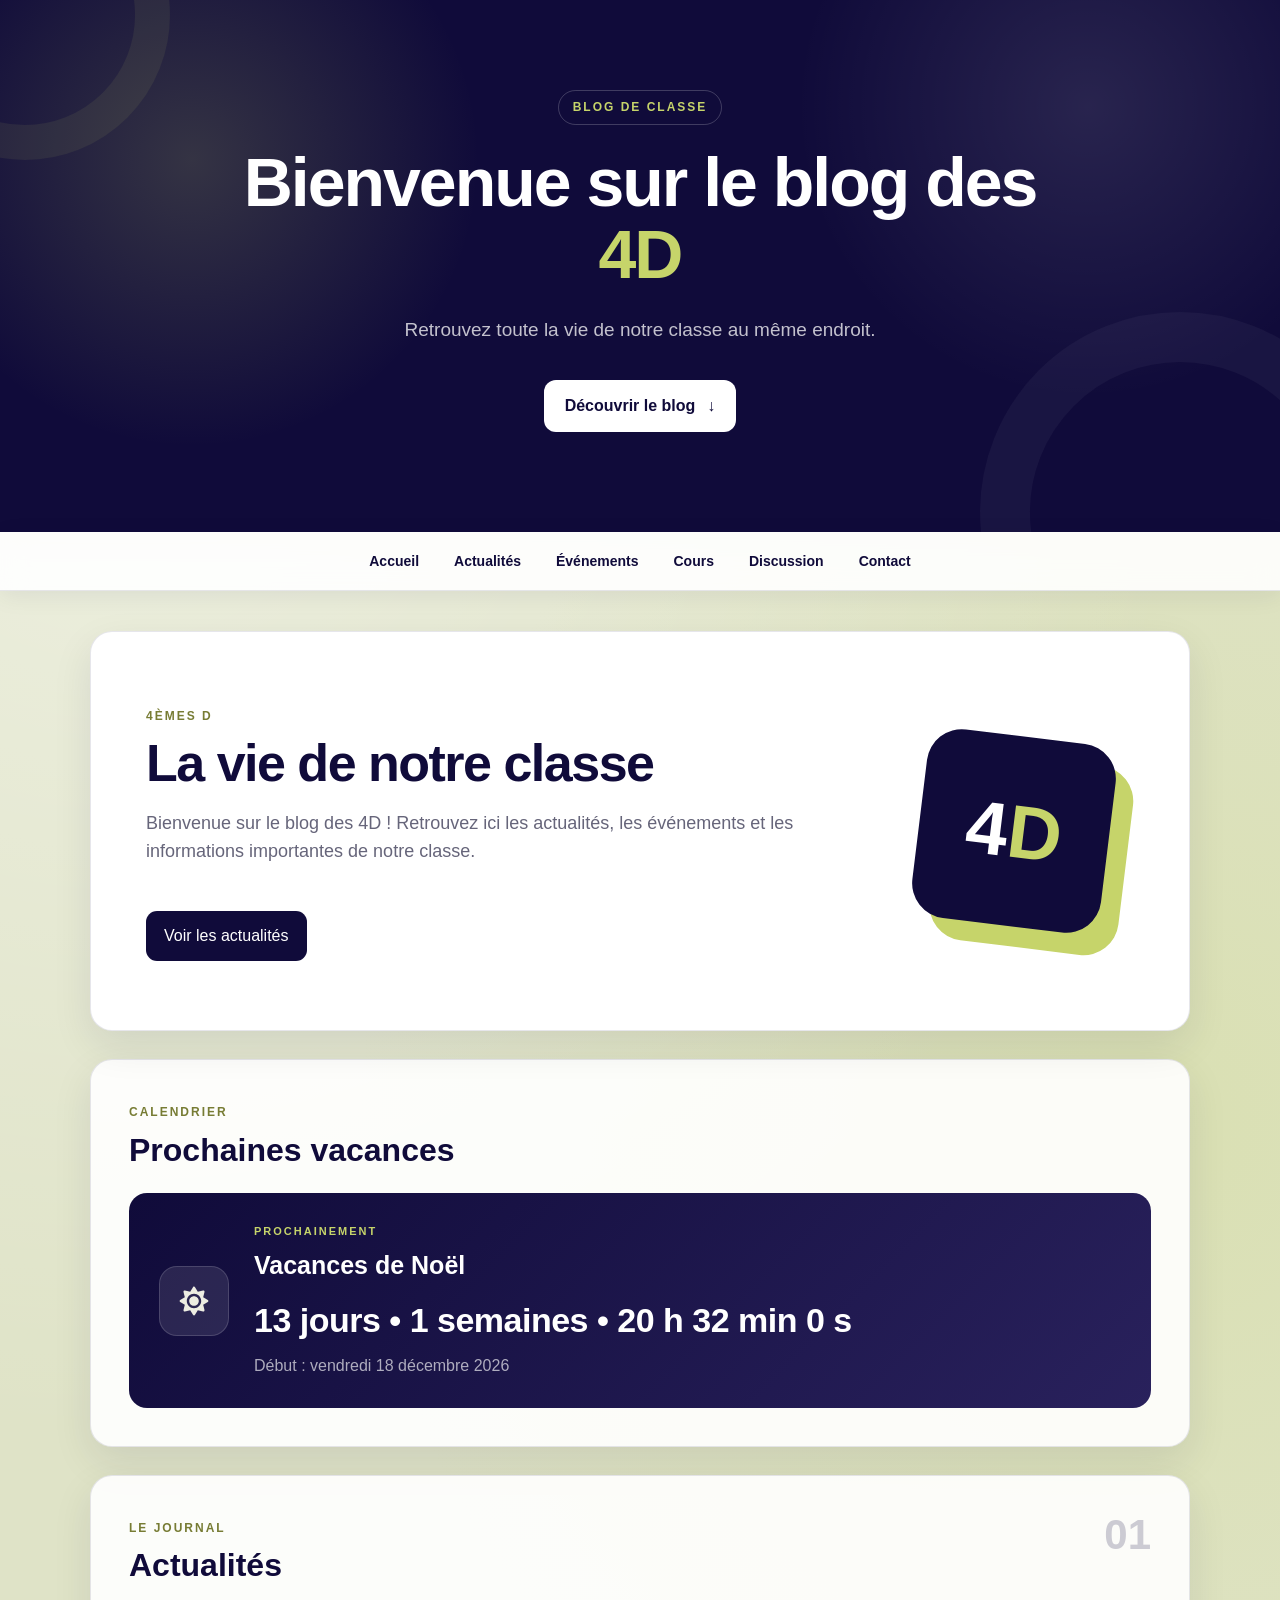
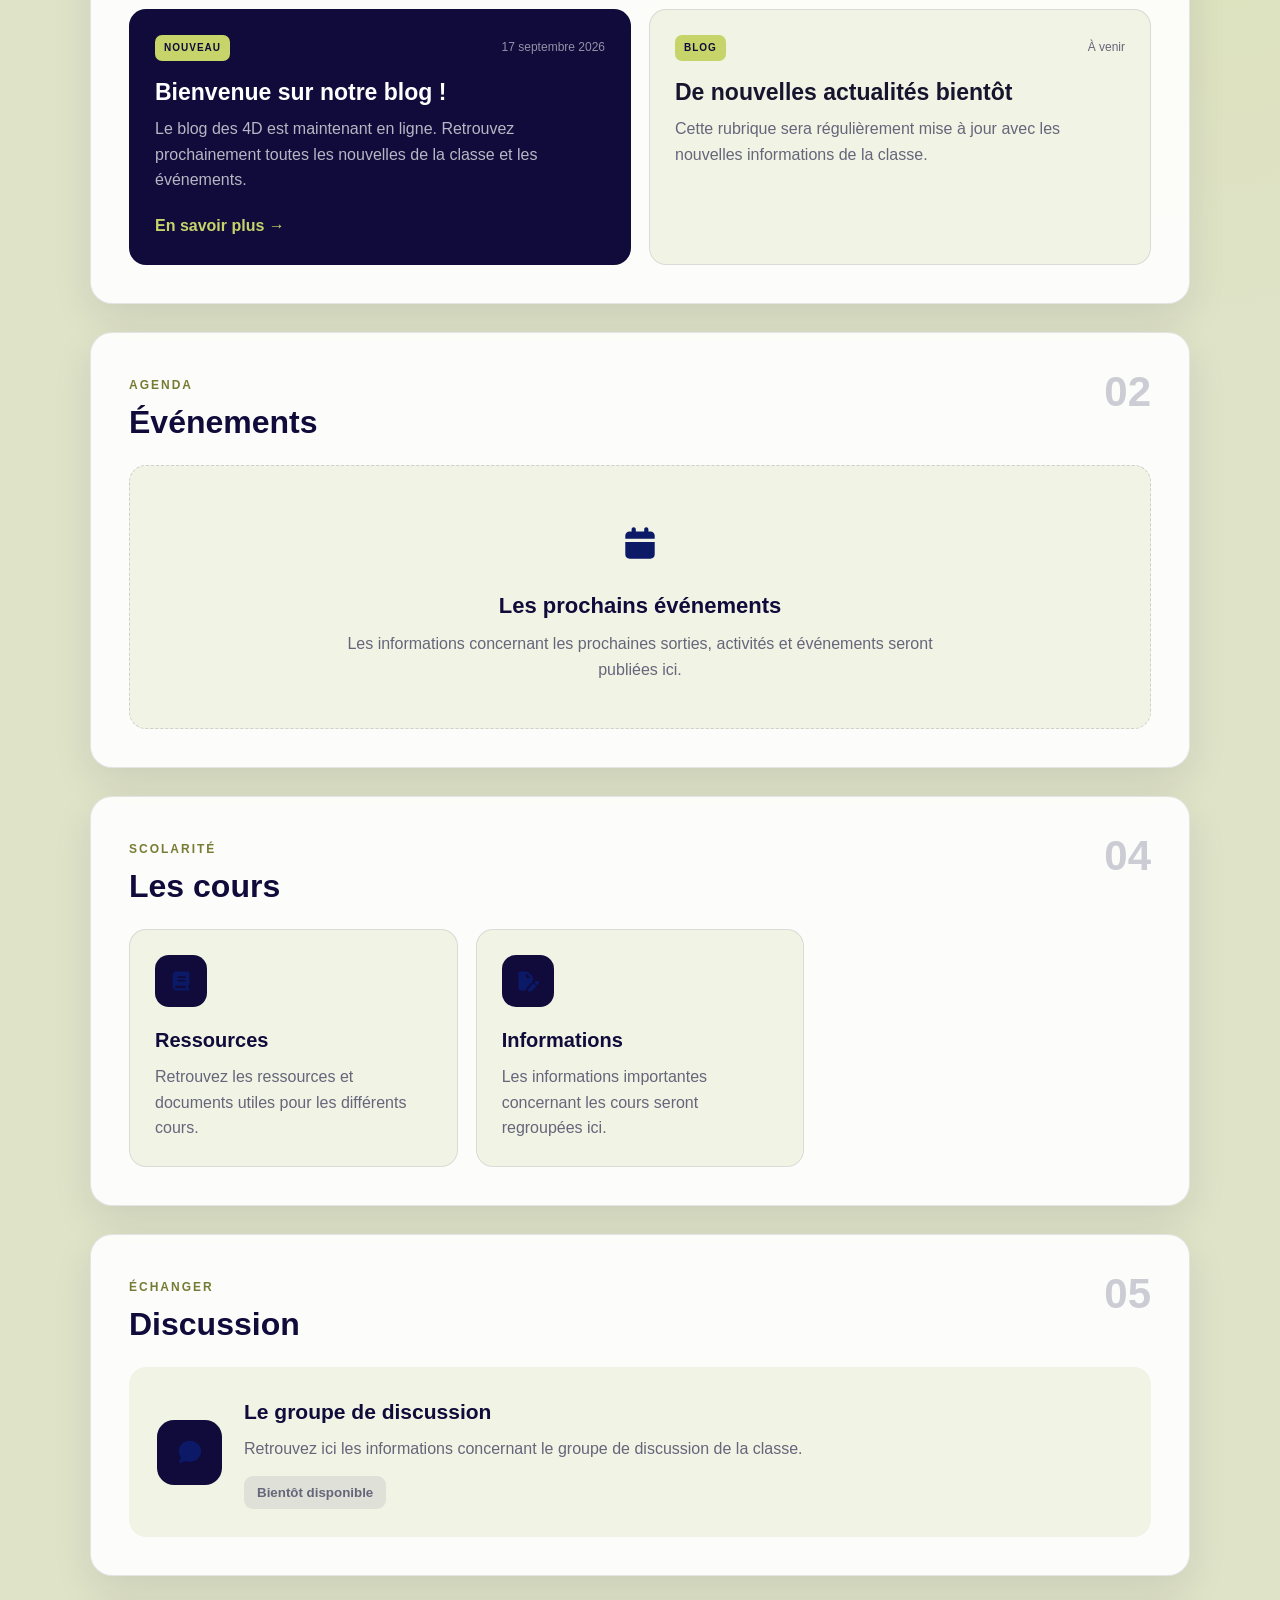
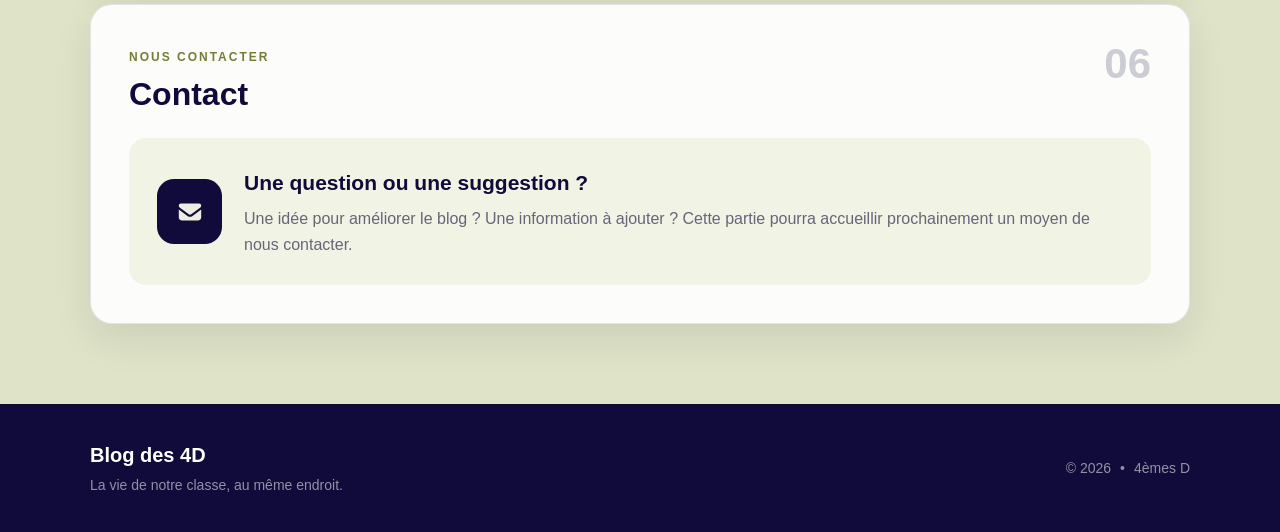
<file: index copy.html>
<!DOCTYPE html>
<html lang="fr">
<head>
    <meta charset="UTF-8">
    <meta name="viewport" content="width=device-width, initial-scale=1.0">

    <meta name="description" content="Le blog de la classe des 4èmes D : actualités, événements et cours.">

    <title>Blog des 4èmes D</title>

    <link rel="stylesheet" href="style.css">
    <script src="script.js" defer></script>
</head>

<body>

    <header class="site-header">
        <div class="header-content">
            <div class="badge">BLOG DE CLASSE</div>

            <h1>Bienvenue sur le blog des <span>4D</span></h1>

            <p>
                Retrouvez toute la vie de notre classe au même endroit.
            </p>

            <a href="#actualites" class="header-button">
                Découvrir le blog
                <span>↓</span>
            </a>
        </div>
    </header>

    <nav class="navbar" aria-label="Navigation principale">
        <div class="nav-container">

            <a href="#accueil" class="nav-link active">
                Accueil
            </a>

            <a href="#actualites" class="nav-link">
                Actualités
            </a>

            <a href="#evenements" class="nav-link">
                Événements
            </a>

            <a href="#cours" class="nav-link">
                Cours
            </a>

            <a href="#discussion" class="nav-link">
                Discussion
            </a>

            <a href="#contact" class="nav-link">
                Contact
            </a>

        </div>
    </nav>

    <main>

        <!-- ACCUEIL -->
        <section id="accueil" class="hero-section">

            <div class="hero-text">

                <span class="section-label">4ÈMES D</span>

                <h2>La vie de notre classe</h2>

                <p>
                    Bienvenue sur le blog des 4D !
                    Retrouvez ici les actualités, les événements
                    et les informations importantes
                    de notre classe.
                </p>

                <div class="hero-buttons">
                    <a href="#actualites" class="primary-button">
                        Voir les actualités
                    </a>
                </div>

            </div>

            <div class="hero-decoration" aria-hidden="true">
                <div class="decoration-card">
                    <span>4</span>
                    <strong>D</strong>
                </div>
            </div>

        </section>


        <!-- VACANCES -->
        <section id="vacances" class="section-card">

            <div class="section-heading">
                <div>
                    <span class="section-label">CALENDRIER</span>
                    <h2>Prochaines vacances</h2>
                </div>
            </div>

            <div class="vacances-card">

                <div class="vacances-icon" aria-hidden="true">
                    <img src="img/sun.svg" class="emoji-svg" alt="" aria-hidden="true">
                </div>

                <div class="vacances-content">

                    <span class="small-label">PROCHAINEMENT</span>

                    <h3 id="nom-vacances">
                        Chargement...
                    </h3>

                    <div id="compteur" class="countdown">
                        Chargement...
                    </div>

                    <p id="date-vacances" class="vacances-date"></p>

                </div>

            </div>

        </section>


        <!-- ACTUALITÉS -->
        <section id="actualites" class="section-card">

            <div class="section-heading">
                <div>
                    <span class="section-label">LE JOURNAL</span>
                    <h2>Actualités</h2>
                </div>

                <span class="section-number">01</span>
            </div>

            <div class="article-grid">

                <article class="article-card featured">

                    <div class="article-top">
                        <span class="article-tag">NOUVEAU</span>
                        <span class="article-date">17 septembre 2026</span>
                    </div>

                    <h3>Bienvenue sur notre blog !</h3>

                    <p>
                        Le blog des 4D est maintenant en ligne.
                        Retrouvez prochainement toutes les nouvelles
                        de la classe et les événements.
                    </p>

                    <a href="#contact" class="article-link">
                        En savoir plus →
                    </a>

                </article>

                <article class="article-card">

                    <div class="article-top">
                        <span class="article-tag">BLOG</span>
                        <span class="article-date">À venir</span>
                    </div>

                    <h3>De nouvelles actualités bientôt</h3>

                    <p>
                        Cette rubrique sera régulièrement mise à jour
                        avec les nouvelles informations de la classe.
                    </p>

                </article>

            </div>

        </section>


        <!-- ÉVÉNEMENTS -->
        <section id="evenements" class="section-card">

            <div class="section-heading">
                <div>
                    <span class="section-label">AGENDA</span>
                    <h2>Événements</h2>
                </div>

                <span class="section-number">02</span>
            </div>

            <div class="empty-state">

                <div class="empty-icon" aria-hidden="true">
                    <img src="img/calendar.svg" class="emoji-svg" alt="" aria-hidden="true">
                </div>

                <h3>Les prochains événements</h3>

                <p>
                    Les informations concernant les prochaines
                    sorties, activités et événements seront publiées ici.
                </p>

            </div>

        </section>

        <!-- COURS -->
        <section id="cours" class="section-card">

            <div class="section-heading">
                <div>
                    <span class="section-label">SCOLARITÉ</span>
                    <h2>Les cours</h2>
                </div>

                <span class="section-number">04</span>
            </div>

            <div class="cards-grid">

                <article class="info-card">
                    <div class="info-icon"><img src="img/books.svg" class="emoji-svg" alt="" aria-hidden="true"></div>
                    <h3>Ressources</h3>
                    <p>
                        Retrouvez les ressources et documents
                        utiles pour les différents cours.
                    </p>
                </article>

                <article class="info-card">
                    <div class="info-icon"><img src="img/note.svg" class="emoji-svg" alt="" aria-hidden="true"></div>
                    <h3>Informations</h3>
                    <p>
                        Les informations importantes concernant
                        les cours seront regroupées ici.
                    </p>
                </article>

            </div>

        </section>


        <!-- DISCUSSION -->
        <section id="discussion" class="section-card">

            <div class="section-heading">
                <div>
                    <span class="section-label">ÉCHANGER</span>
                    <h2>Discussion</h2>
                </div>

                <span class="section-number">05</span>
            </div>

            <div class="discussion-card">

                <div class="discussion-icon">
                    <img src="img/chat.svg" class="emoji-svg" alt="" aria-hidden="true">
                </div>

                <div>
                    <h3>Le groupe de discussion</h3>

                    <p>
                        Retrouvez ici les informations concernant
                        le groupe de discussion de la classe.
                    </p>

                    <button class="disabled-button" type="button" disabled>
                        Bientôt disponible
                    </button>
                </div>

            </div>

        </section>


        <!-- CONTACT -->
        <section id="contact" class="section-card">

            <div class="section-heading">
                <div>
                    <span class="section-label">NOUS CONTACTER</span>
                    <h2>Contact</h2>
                </div>

                <span class="section-number">06</span>
            </div>

            <div class="contact-card">

                <div class="contact-icon">
                    <img src="img/mail.svg" class="emoji-svg" alt="" aria-hidden="true">
                </div>

                <div>
                    <h3>Une question ou une suggestion ?</h3>

                    <p>
                        Une idée pour améliorer le blog ?
                        Une information à ajouter ?
                        Cette partie pourra accueillir prochainement
                        un moyen de nous contacter.
                    </p>
                </div>

            </div>

        </section>

    </main>


    <footer>

        <div class="footer-content">

            <div>
                <strong>Blog des 4D</strong>
                <p>
                    La vie de notre classe, au même endroit.
                </p>
            </div>

            <div class="footer-right">
                <span>© 2026</span>
                <span>•</span>
                <span>4èmes D</span>
            </div>

        </div>

    </footer>


    <button
        id="back-to-top"
        class="back-to-top"
        type="button"
        aria-label="Retour en haut"
    >
        ↑
    </button>

</body>
</html>
</file>
<file: style.css>
* {
    box-sizing: border-box;
    margin: 0;
    padding: 0;
}

:root {
    --background: #dfe3c7;
    --surface: #ffffff;
    --surface-soft: #f1f3e5;
    --primary: #100b3a;
    --primary-light: #29215c;
    --accent: #c6d46a;
    --text: #17142e;
    --muted: #66657a;
    --border: rgba(16, 11, 58, 0.10);
    --shadow: 0 15px 40px rgba(16, 11, 58, 0.09);
    --radius: 22px;
    --ok: #1bce1e;
    --ok-dark: #159c18;
    --ok-bg: #e5f4e8;
    --ok-text: #28733c;
    --bad: #9f2638;
    --bad-bg: #f8e6e9;
}

html { scroll-behavior: smooth; scroll-padding-top: 90px; }
body { background: radial-gradient(circle at 10% 10%, rgba(255,255,255,.45), transparent 30%), radial-gradient(circle at 90% 30%, rgba(198,212,106,.22), transparent 28%), var(--background); color: var(--text); font-family: Arial, Helvetica, sans-serif; line-height: 1.6; }
a { color: inherit; }
.site-header { position: relative; overflow: hidden; background: radial-gradient(circle at 15% 30%, rgba(198,212,106,.20), transparent 25%), radial-gradient(circle at 85% 20%, rgba(255,255,255,.10), transparent 25%), var(--primary); color: white; padding: 90px 20px 100px; }
.site-header::before,.site-header::after { content:""; position:absolute; border-radius:50%; pointer-events:none; }
.site-header::before { width:300px;height:300px;right:-100px;bottom:-180px;border:50px solid rgba(255,255,255,.04); }
.site-header::after { width:220px;height:220px;left:-120px;top:-130px;border:35px solid rgba(198,212,106,.08); }
.header-content { position:relative;z-index:1;max-width:1050px;margin:auto;text-align:center; }
.badge { display:inline-block;padding:7px 14px;margin-bottom:22px;border:1px solid rgba(255,255,255,.20);border-radius:999px;color:var(--accent);font-size:12px;font-weight:800;letter-spacing:2px; }
.site-header h1 { max-width:850px;margin:auto;font-size:clamp(38px,6vw,68px);line-height:1.05;letter-spacing:-2px; }
.site-header h1 span { color:var(--accent); }
.site-header p { max-width:650px;margin:25px auto 35px;color:rgba(255,255,255,.75);font-size:19px; }
.header-button { display:inline-flex;align-items:center;gap:12px;padding:13px 21px;background:white;color:var(--primary);border-radius:12px;text-decoration:none;font-weight:800;transition:transform .25s ease,box-shadow .25s ease; }
.header-button:hover { transform:translateY(-3px);box-shadow:0 10px 25px rgba(0,0,0,.20); }
.navbar { position:sticky;top:0;z-index:100;background:rgba(255,255,255,.90);backdrop-filter:blur(15px);border-bottom:1px solid var(--border);box-shadow:0 5px 25px rgba(16,11,58,.07); }
.nav-container { max-width:1200px;margin:auto;display:flex;justify-content:center;align-items:center;gap:5px;padding:9px 15px;overflow-x:auto; }
.nav-link { flex-shrink:0;padding:9px 15px;border-radius:10px;color:var(--primary);text-decoration:none;font-size:14px;font-weight:700;transition:background .2s ease,color .2s ease,transform .2s ease; }
.nav-link:hover { background:var(--surface-soft);transform:translateY(-1px); }
.nav-link.active { background:var(--primary);color:white; }
main { width:min(1100px,calc(100% - 32px));margin:40px auto 80px; }
section { scroll-margin-top:90px; }
.hero-section { position:relative;overflow:hidden;display:flex;align-items:center;justify-content:space-between;gap:50px;min-height:400px;margin-bottom:28px;padding:55px;background:var(--surface);border:1px solid var(--border);border-radius:var(--radius);box-shadow:var(--shadow); }
.hero-text { max-width:680px; }
.section-label { display:inline-block;margin-bottom:10px;color:#777c34;font-size:12px;font-weight:900;letter-spacing:2px; }
.hero-text h2 { margin-bottom:18px;color:var(--primary);font-size:clamp(34px,5vw,52px);line-height:1.05;letter-spacing:-1.5px; }
.hero-text p { max-width:650px;color:var(--muted);font-size:18px; }
.hero-buttons { display:flex;flex-wrap:wrap;gap:12px;margin-top:30px; }
.primary-button,.secondary-button { display:inline-block;padding:12px 18px;border-radius:11px;text-decoration:none;font-weight:800;transition:transform .2s ease,box-shadow .2s ease;border:0;cursor:pointer;font:inherit; }
.primary-button { background:var(--primary);color:white;margin-top:15px }
.secondary-button { background:var(--surface-soft);color:var(--primary); }
.primary-button:hover,.secondary-button:hover { transform:translateY(-2px); }
.primary-button:hover { box-shadow:0 8px 20px rgba(16,11,58,.20); }
.hero-decoration { display:flex;align-items:center;justify-content:center;width:240px;min-width:240px;height:240px; }
.decoration-card { width:190px;height:190px;display:flex;align-items:center;justify-content:center;transform:rotate(7deg);background:var(--primary);color:white;border-radius:35px;box-shadow:20px 20px 0 var(--accent); }
.decoration-card span,.decoration-card strong { font-size:75px;font-weight:900; }.decoration-card strong{color:var(--accent);}
.section-card { margin-bottom:28px;padding:38px;background:rgba(255,255,255,.90);border:1px solid var(--border);border-radius:var(--radius);box-shadow:var(--shadow); }
.section-heading { display:flex;align-items:flex-start;justify-content:space-between;margin-bottom:25px; }.section-heading h2{color:var(--primary);font-size:32px;line-height:1.1}.section-number{color:rgba(16,11,58,.20);font-size:42px;font-weight:900;line-height:1;}
.vacances-card{display:flex;align-items:center;gap:25px;padding:30px;background:linear-gradient(135deg,var(--primary),var(--primary-light));color:white;border-radius:18px}.vacances-icon{display:flex;align-items:center;justify-content:center;width:70px;height:70px;min-width:70px;background:rgba(255,255,255,.10);border:1px solid rgba(255,255,255,.15);border-radius:18px;font-size:32px}.small-label{display:block;margin-bottom:5px;color:var(--accent);font-size:11px;font-weight:900;letter-spacing:2px}.vacances-content h3{margin-bottom:8px;font-size:25px}.countdown{font-size:clamp(22px,4vw,34px);font-weight:900;letter-spacing:-.5px}.vacances-date{margin-top:5px;color:rgba(255,255,255,.65)}
.article-grid{display:grid;grid-template-columns:repeat(2,1fr);gap:18px}.article-card{padding:25px;background:var(--surface-soft);border:1px solid var(--border);border-radius:17px;transition:transform .25s ease,box-shadow .25s ease}.article-card:hover{transform:translateY(-4px);box-shadow:0 12px 30px rgba(16,11,58,.10)}.article-card.featured{background:var(--primary);color:white}.article-top{display:flex;align-items:center;justify-content:space-between;gap:10px;margin-bottom:18px}.article-tag{padding:5px 9px;background:var(--accent);color:var(--primary);border-radius:7px;font-size:10px;font-weight:900;letter-spacing:1px}.article-date{color:var(--muted);font-size:12px}.featured .article-date{color:rgba(255,255,255,.55)}.article-card h3{margin-bottom:10px;font-size:23px;line-height:1.2}.article-card p{color:var(--muted)}.featured p{color:rgba(255,255,255,.70)}.article-link{display:inline-block;margin-top:20px;color:var(--accent);text-decoration:none;font-weight:800}
.empty-state{padding:45px 25px;text-align:center;background:var(--surface-soft);border:1px dashed rgba(16,11,58,.15);border-radius:17px}.empty-icon{margin-bottom:10px;font-size:42px}.empty-state h3{margin-bottom:8px;color:var(--primary);font-size:22px}.empty-state p{max-width:600px;margin:auto;color:var(--muted)}
.cards-grid{display:grid;grid-template-columns:repeat(3,1fr);gap:18px}.info-card{padding:25px;background:var(--surface-soft);border:1px solid var(--border);border-radius:17px;transition:transform .25s ease,box-shadow .25s ease}.info-card:hover{transform:translateY(-4px);box-shadow:0 12px 30px rgba(16,11,58,.10)}.info-icon{display:flex;align-items:center;justify-content:center;width:52px;height:52px;margin-bottom:17px;background:var(--primary);color:white;border-radius:14px;font-size:24px}.info-card h3{margin-bottom:8px;color:var(--primary);font-size:20px}.info-card p{color:var(--muted)}
.discussion-card,.contact-card{display:flex;align-items:center;gap:22px;padding:28px;background:var(--surface-soft);border-radius:17px}.discussion-icon,.contact-icon{display:flex;align-items:center;justify-content:center;width:65px;height:65px;min-width:65px;background:var(--primary);color:white;border-radius:17px;font-size:28px}.discussion-card h3,.contact-card h3{margin-bottom:7px;color:var(--primary);font-size:21px}.discussion-card p,.contact-card p{color:var(--muted)}.disabled-button{margin-top:15px;padding:9px 13px;background:rgba(16,11,58,.08);color:var(--muted);border:0;border-radius:9px;font-weight:700}
.post-form{display:flex;flex-direction:column;gap:10px;margin-top:20px;padding:25px;background:var(--surface-soft);border:1px solid var(--border);border-radius:17px}.post-form h3{margin-bottom:8px;color:var(--primary);font-size:23px}.post-form label{color:var(--primary);font-size:14px;font-weight:800}.post-form input,.post-form textarea{width:100%;padding:13px 15px;background:white;color:var(--text);border:1px solid rgba(16,11,58,.15);border-radius:11px;font:inherit;outline:none;transition:border-color .2s ease,box-shadow .2s ease;}.post-form textarea{resize:vertical;min-height:130px}.post-form input:focus,.post-form textarea:focus{border-color:var(--primary);box-shadow:0 0 0 3px rgba(16,11,58,.08)}.post-form button{align-self:flex-start;margin-top:7px;padding:12px 18px;background:var(--primary);color:white;border:0;border-radius:11px;font:inherit;font-weight:800;cursor:pointer;transition:transform .2s ease,box-shadow .2s ease,opacity .2s ease}.post-form button:hover{transform:translateY(-2px);box-shadow:0 8px 20px rgba(16,11,58,.20)}.post-form button:disabled{opacity:.55;cursor:wait;transform:none;box-shadow:none}.post-author{margin-top:18px;padding-top:12px;border-top:1px solid var(--border);color:var(--muted);font-size:13px}.admin-actions{display:flex;flex-wrap:wrap;gap:9px;margin-top:16px}.admin-actions button{margin:0}.danger-button{display:inline-block;padding:12px 18px;border:0;border-radius:11px;background:var(--bad);color:white;font:inherit;font-weight:800;cursor:pointer;transition:transform .2s ease,box-shadow .2s ease,opacity .2s ease}.danger-button:hover{transform:translateY(-2px);box-shadow:0 8px 20px rgba(159,38,56,.22)}
footer{padding:35px 20px;background:var(--primary);color:white}.footer-content{max-width:1100px;margin:auto;display:flex;align-items:center;justify-content:space-between;gap:20px}.footer-content strong{font-size:20px}.footer-content p{margin-top:3px;color:rgba(255,255,255,.55);font-size:14px}.footer-right{display:flex;gap:9px;color:rgba(255,255,255,.55);font-size:14px}.back-to-top{position:fixed;right:22px;bottom:22px;z-index:50;width:48px;height:48px;background:var(--primary);color:white;border:0;border-radius:14px;font-size:22px;font-weight:bold;cursor:pointer;opacity:0;visibility:hidden;transform:translateY(15px);transition:opacity .25s ease,visibility .25s ease,transform .25s ease}.back-to-top.visible{opacity:1;visibility:visible;transform:translateY(0)}.back-to-top:hover{transform:translateY(-3px)}

/* En-tête — Mon compte */
.account-header {
    position: relative;
    overflow: hidden;
    margin: 0 0 35px;
    padding: 55px 20px 50px;
    text-align: center;
    background: radial-gradient(circle at 15% 30%, rgba(198,212,106,.18), transparent 25%), radial-gradient(circle at 85% 20%, rgba(255,255,255,.10), transparent 25%), var(--primary);
    color: white;
    box-shadow: 0 10px 30px rgba(16,11,58,.12);
}

.account-header::before,
.account-header::after {
    content: "";
    position: absolute;
    border-radius: 50%;
    pointer-events: none;
}

.account-header::before {
    width: 260px;
    height: 260px;
    right: -90px;
    bottom: -170px;
    border: 45px solid rgba(255,255,255,.04);
}

.account-header::after {
    width: 190px;
    height: 190px;
    left: -100px;
    top: -120px;
    border: 32px solid rgba(198,212,106,.08);
}

.account-header h1 {
    position: relative;
    z-index: 1;
    margin: 0;
    color: white;
    font-size: clamp(36px, 5vw, 52px);
    line-height: 1.05;
    letter-spacing: -1.5px;
}

.account-header p {
    position: relative;
    z-index: 1;
    margin: 14px auto 0;
    color: rgba(255,255,255,.72);
    font-size: 17px;
}

@media (max-width:800px){.article-grid,.cards-grid{grid-template-columns:1fr}.hero-section{padding:35px;flex-direction:column;align-items:flex-start}.hero-decoration{width:100%;min-width:0}.footer-content{flex-direction:column;align-items:flex-start}.section-card{padding:25px}.nav-container{justify-content:flex-start}}
@media (max-width:520px){.site-header{padding:65px 16px 75px}.site-header p{font-size:16px}main{width:calc(100% - 20px)}.article-top{align-items:flex-start;flex-direction:column}.post-form button,.admin-actions button{width:100%}.admin-actions{flex-direction:column}.account-header{padding:42px 16px 40px}.account-header p{font-size:15px}}

/* Cours */
.course-card{position:relative;cursor:pointer;padding:25px;background:var(--surface);border:1px solid var(--border);border-radius:17px;box-shadow:0 8px 25px rgba(16,11,58,.06);transition:transform .25s ease,box-shadow .25s ease}.course-card:hover{transform:translateY(-4px);box-shadow:0 14px 35px rgba(16,11,58,.13)}.course-card h3{margin:14px 0;color:var(--primary);font-size:22px}.course-content{line-height:1.7;white-space:normal}.course-image{display:block;width:100%;max-height:650px;object-fit:contain;border-radius:13px;background:var(--surface-soft);border:1px solid var(--border)}.course-image-link{position:relative;display:block;margin-top:18px}.course-image-count{position:absolute;right:12px;bottom:12px;padding:6px 10px;background:rgba(16,11,58,.82);color:white;border-radius:8px;font-size:12px;font-weight:800}.course-preview-item{min-width:0}.course-image-preview{display:grid;grid-template-columns:repeat(auto-fill,minmax(140px,1fr));gap:10px;margin-top:5px}.course-image-preview .course-image{height:140px;object-fit:cover}.form-help{color:var(--muted);font-size:13px}.post-form input[type="file"]{padding:10px;background:var(--surface-soft);cursor:pointer}
.course-lightbox[hidden]{display:none}.course-lightbox{position:fixed;inset:0;z-index:1000;display:flex;align-items:center;justify-content:center;padding:25px}.course-lightbox-backdrop{position:absolute;inset:0;background:rgba(10,7,28,.82);backdrop-filter:blur(6px)}.course-lightbox-dialog{position:relative;z-index:1;width:min(1000px,100%);max-height:90vh;overflow:auto;padding:32px;background:var(--surface);border-radius:22px;box-shadow:0 25px 80px rgba(0,0,0,.35)}.course-lightbox-close{position:absolute;top:12px;right:14px;width:42px;height:42px;border:0;border-radius:12px;background:var(--primary);color:white;font-size:30px;line-height:1;cursor:pointer}.course-lightbox-dialog h2{margin:14px 50px 18px 0;color:var(--primary);font-size:clamp(26px,4vw,38px)}.course-lightbox-content{margin-bottom:18px;color:var(--text);line-height:1.75}.course-lightbox-images{display:grid;grid-template-columns:repeat(auto-fit,minmax(260px,1fr));gap:14px}.course-lightbox-images a{display:block}.course-lightbox-images img{display:block;width:100%;max-height:650px;object-fit:contain;border-radius:13px;background:var(--surface-soft);border:1px solid var(--border)}body.lightbox-open{overflow:hidden}
@media (max-width:700px){.course-lightbox{padding:10px}.course-lightbox-dialog{padding:25px 18px;max-height:94vh}.course-lightbox-images{grid-template-columns:1fr}.course-image-preview{grid-template-columns:repeat(2,1fr)}}

/* Contact */
.contact-content{flex:1;min-width:0}.contact-form{margin-top:20px}.contact-form button{align-self:flex-start}.contact-status{min-height:24px;margin-top:4px;font-weight:700}.contact-status.success{color:#2f7d32}.contact-status.error{color:var(--bad)}.contact-honeypot{position:absolute!important;left:-10000px!important;width:1px!important;height:1px!important;opacity:0!important;pointer-events:none!important}@media(max-width:600px){.contact-card{align-items:flex-start;flex-direction:column}.contact-form button{width:100%}}

/* Icônes SVG utilisées à la place des émojis */
.emoji-svg{display:inline-block;width:1em;height:1em;object-fit:contain;vertical-align:-0.15em;}


/* =========================================================
   RÉVISION
   ========================================================= */

/* ---------- Accueil : liste des fiches ---------- */

.revision-intro{
    max-width:760px;
    margin:0 0 28px;
    color:var(--muted);
    font-size:16px;
    line-height:1.7;
}

.revision-fiches-grid{
    display:grid;
    grid-template-columns:repeat(3,minmax(0,1fr));
    gap:20px;
    margin-top:28px;
}

.revision-fiche-card{
    display:flex;
    flex-direction:column;
    align-items:flex-start;
    min-width:0;
    padding:24px;
    background:var(--surface);
    border:1px solid var(--border);
    border-radius:18px;
    box-shadow:0 6px 20px rgba(16,11,58,.05);
    transition:transform .2s ease,box-shadow .2s ease;
}

.revision-fiche-card:hover{
    transform:translateY(-3px);
    box-shadow:0 14px 32px rgba(16,11,58,.10);
}

.revision-fiche-card h3{
    margin:14px 0 8px;
    color:var(--primary);
    font-size:21px;
    line-height:1.25;
}

.revision-fiche-card p,
.revision-fiche-card small{
    color:var(--muted);
}

.revision-fiche-card p{margin-bottom:5px;}

.revision-empty{
    grid-column:1/-1;
    padding:40px 24px;
    text-align:center;
    color:var(--muted);
    background:var(--surface-soft);
    border:1px dashed rgba(16,11,58,.16);
    border-radius:18px;
}

/* ---------- Éditeur de fiche ---------- */

.revision-editor,
.revision-study-config,
.revision-study-session{
    scroll-margin-top:100px;
}

.revision-editor{margin-top:28px;}

.revision-editor .section-heading{
    align-items:center;
    margin-bottom:28px;
}

.revision-questions-heading{
    display:flex;
    align-items:center;
    justify-content:space-between;
    gap:20px;
    margin-top:26px;
    padding:22px 0 18px;
    border-top:1px solid var(--border);
}

.revision-questions-heading h3{
    color:var(--primary);
    font-size:21px;
    line-height:1.2;
}

.revision-questions-heading p{
    margin-top:4px;
    color:var(--muted);
    font-size:14px;
}

.revision-question-list{
    display:flex;
    flex-direction:column;
    gap:14px;
    margin-top:8px;
}

.revision-question-card{
    overflow:hidden;
    padding:0 0 4px;
    background:var(--surface);
    border:1px solid var(--border);
    border-radius:16px;
    box-shadow:0 4px 15px rgba(16,11,58,.04);
}

.revision-question-top{
    display:flex;
    align-items:flex-start;
    justify-content:space-between;
    gap:14px;
    margin:10px 20px 0;
}

.revision-question-top h3{color:var(--primary);}

.revision-type-label{
    display:block;
    margin:10px 20px 0;
}

.revision-question-summary{
    display:flex;
    align-items:center;
    justify-content:space-between;
    gap:18px;
    min-height:72px;
    padding:16px 20px;
    background:var(--surface-soft);
    border:1px solid var(--border);
    border-radius:16px;
}

.revision-question-summary strong{
    display:block;
    color:var(--primary);
    font-size:16px;
    line-height:1.35;
}

.revision-summary-actions{
    display:flex;
    flex-wrap:wrap;
    gap:8px;
    flex-shrink:0;
}

.revision-summary-actions .secondary-button,
.revision-summary-actions .danger-button{
    margin:0;
    padding:8px 12px;
    font-size:13px;
}

.revision-question-card > .revision-fields{
    margin-left:20px;
    margin-right:20px;
}

.revision-question-card select{
    display:block;
    width:calc(100% - 40px);
    margin:8px 20px 18px;
    padding:12px 14px;
    background:white;
    color:var(--text);
    border:1px solid rgba(16,11,58,.15);
    border-radius:11px;
    font:inherit;
    outline:none;
}

.revision-question-card select:focus{
    border-color:var(--primary);
    box-shadow:0 0 0 3px rgba(16,11,58,.08);
}

.revision-type-help{
    margin:0 20px 18px;
    color:var(--muted);
    font-size:13px;
    line-height:1.55;
}

.revision-fields{
    display:flex;
    flex-direction:column;
    gap:9px;
    padding-bottom:4px;
}

.revision-fields label{
    color:var(--primary);
    font-size:14px;
    font-weight:800;
}

.revision-fields input,
.revision-fields textarea{
    width:100%;
    padding:12px 14px;
    background:white;
    color:var(--text);
    border:1px solid rgba(16,11,58,.15);
    border-radius:11px;
    font:inherit;
    outline:none;
    transition:border-color .2s ease,box-shadow .2s ease;
}

.revision-fields textarea{
    min-height:105px;
    resize:vertical;
}

.revision-fields input:focus,
.revision-fields textarea:focus{
    border-color:var(--primary);
    box-shadow:0 0 0 3px rgba(16,11,58,.08);
}

.revision-finish-edit{
    align-self:flex-start;
    margin:16px 0 20px;
}

.revision-form-actions{
    display:flex;
    justify-content:flex-end;
    gap:12px;
    margin-top:26px;
    padding-top:22px;
    border-top:1px solid var(--border);
}

.revision-status{
    min-height:22px;
    margin-top:12px;
    color:var(--muted);
    font-weight:700;
}

.revision-status.success{color:var(--ok-text);}
.revision-status.error{color:var(--bad);}

/* ---------- Configuration d'une session ---------- */

.revision-study-config,
.revision-study-session{
    margin-top:28px;
    padding:32px;
    background:rgba(255,255,255,.94);
    border:1px solid var(--border);
    border-radius:var(--radius);
    box-shadow:var(--shadow);
}

.revision-config-grid{
    display:grid;
    grid-template-columns:minmax(220px,.75fr) minmax(0,1.5fr);
    gap:20px;
    margin-top:25px;
}

.revision-config-block{
    min-width:0;
    padding:22px;
    background:var(--surface-soft);
    border:1px solid var(--border);
    border-radius:16px;
}

.revision-config-label,
.revision-config-block label{
    display:block;
    margin-bottom:10px;
    color:var(--primary);
    font-size:14px;
    font-weight:800;
}

.revision-config-block input[type="number"]{
    width:100%;
    padding:12px 14px;
    background:white;
    color:var(--text);
    border:1px solid rgba(16,11,58,.15);
    border-radius:11px;
    font:inherit;
    outline:none;
}

.revision-config-block input[type="number"]:focus{
    border-color:var(--primary);
    box-shadow:0 0 0 3px rgba(16,11,58,.08);
}

.revision-config-block small{
    display:block;
    margin-top:8px;
    color:var(--muted);
    line-height:1.5;
}

.revision-mode-actions{
    display:flex;
    flex-wrap:wrap;
    gap:10px;
    margin:10px 0 14px;
}

.revision-mode-actions .secondary-button{
    padding:9px 14px;
    border:2px solid var(--primary);
}

.revision-mode-list{
    display:grid;
    grid-template-columns:repeat(2,minmax(0,1fr));
    gap:10px;
}

.revision-mode-option{
    display:flex!important;
    align-items:center;
    gap:10px;
    min-width:0;
    margin:0!important;
    padding:12px 14px;
    background:white;
    color:var(--text);
    border:1px solid var(--border);
    border-radius:12px;
    cursor:pointer;
    transition:border-color .2s ease,transform .2s ease;
}

.revision-mode-option:hover{
    transform:translateY(-1px);
    border-color:rgba(16,11,58,.22);
}

.revision-mode-option input{
    width:17px;
    height:17px;
    flex:0 0 auto;
    accent-color:var(--primary);
}

.revision-mode-option span{line-height:1.3;}

.revision-mode-option.is-disabled{opacity:.45;}
.revision-mode-option.is-disabled input{cursor:not-allowed;}

/* ---------- Question en cours ---------- */

.revision-answer-question,
.revision-result{
    width:min(800px,100%);
    margin:0 auto;
    padding:34px;
    background:var(--surface-soft);
    border:1px solid var(--border);
    border-radius:20px;
    box-shadow:0 8px 25px rgba(16,11,58,.06);
}

.revision-answer-question .small-label{margin-bottom:12px;}

.revision-answer-question h3{
    margin:8px 0 22px;
    color:var(--primary);
    font-size:clamp(24px,4vw,31px);
    line-height:1.25;
}

.revision-answer-question h4{margin:-10px 0 14px;color:var(--primary);}

.revision-answer-question > p{color:var(--muted);}

.revision-answer-question input[type="text"],
.revision-answer-question textarea{
    display:block;
    width:100%;
    padding:14px 15px;
    background:white;
    color:var(--text);
    border:1px solid rgba(16,11,58,.15);
    border-radius:12px;
    font:inherit;
    outline:none;
}

.revision-answer-question textarea{
    min-height:135px;
    resize:vertical;
}

.revision-answer-question input[type="text"]:focus,
.revision-answer-question textarea:focus{
    border-color:var(--primary);
    box-shadow:0 0 0 3px rgba(16,11,58,.08);
}

.revision-answer-question > .primary-button{margin-top:12px;}

.revision-session-actions{
    display:flex;
    flex-wrap:wrap;
    gap:10px;
    margin-top:26px;
    padding-top:18px;
    border-top:1px solid var(--border);
}

.revision-session-actions .secondary-button{
    padding:9px 14px;
    font-size:14px;
}

.revision-indice{
    margin-bottom:14px;
    padding:14px 16px;
    background:white;
    border-left:4px solid var(--accent);
    border-radius:10px;
    color:var(--text)!important;
}

.revision-hint{font-size:14px;}

/* Boutons de réponse */

.revision-mode-choices{
    display:grid;
    grid-template-columns:repeat(2,minmax(0,1fr));
    gap:10px;
    margin-top:18px;
}

.revision-mode-choices .secondary-button,
.revision-drag-item,
.revision-phrase-word{
    border:2px solid var(--primary);
    border-radius:10px;
}

.revision-choice{
    width:100%;
    min-height:48px;
    text-align:left;
    white-space:normal;
}

.revision-choice:disabled,
.revision-drag-item:disabled,
.revision-timeline-item:disabled{
    cursor:default;
    transform:none;
}

.revision-choice.is-correct,
.revision-drag-item.is-correct{
    background:var(--ok-bg);
    border-color:var(--ok);
    color:var(--ok-text);
}

.revision-choice.is-wrong,
.revision-drag-item.is-wrong{
    background:var(--bad-bg);
    border-color:var(--bad);
    color:var(--bad);
}

.revision-statement{
    margin:16px 0;
    padding:16px 18px;
    background:white;
    border-left:4px solid var(--accent);
    border-radius:10px;
    color:var(--text)!important;
}

.revision-hidden-answer{
    margin-top:18px;
    padding:18px;
    background:white;
    border:1px solid var(--border);
    border-radius:12px;
    color:var(--primary);
    line-height:1.7;
}

.revision-flashcard-date{
    margin:18px 0;
    padding:14px 18px;
    border-left:4px solid var(--accent);
    border-radius:10px;
    background:var(--surface);
}

.revision-fill-blank{
    padding:18px;
    margin-bottom:20px;
    background:white;
    border:1px dashed rgba(16,11,58,.18);
    border-radius:12px;
    color:var(--text)!important;
}

.revision-blank{
    font-weight:800;
    color:var(--primary);
}

.revision-feedback{
    margin-top:20px;
    border-radius:11px;
    font-weight:700;
    line-height:1.5;
    white-space:pre-line;
}

.revision-feedback:empty{display:none;}

.revision-feedback.success,
.revision-feedback.error{padding:14px 16px;}

.revision-feedback.success{background:var(--ok-bg);color:var(--ok-text);}
.revision-feedback.error{background:var(--bad-bg);color:var(--bad);}
.revision-feedback:not(.success):not(.error){padding:10px 0;color:var(--muted);}

/* Lettres mélangées, mot mystère */

.revision-word-puzzle{
    display:flex;
    flex-wrap:wrap;
    justify-content:center;
    margin:14px 0;
}

.revision-puzzle-letter{
    display:inline-flex;
    align-items:center;
    justify-content:center;
    min-width:42px;
    min-height:42px;
    margin:4px;
    padding:6px 10px;
    border:2px solid var(--primary);
    border-radius:9px;
    background:var(--surface);
    font-weight:800;
    font-size:1.15rem;
}

.revision-mystery-word{
    width:fit-content;
    max-width:100%;
    margin:16px auto;
    padding:14px 20px;
    border:2px solid var(--primary);
    border-radius:12px;
    background:var(--surface);
    color:var(--primary);
    font-weight:900;
    letter-spacing:.2em;
    font-size:1.35rem;
    text-align:center;
    overflow-wrap:anywhere;
}

/* Glisser-déposer */

.revision-drag-options{
    display:grid;
    grid-template-columns:repeat(2,minmax(0,1fr));
    gap:12px;
    margin:18px 0;
}

.revision-drag-item{cursor:grab;text-align:left;white-space:normal;}
.revision-drag-item:active{cursor:grabbing;}

.revision-drop-zone{
    min-height:90px;
    display:flex;
    align-items:center;
    justify-content:center;
    padding:18px;
    border:2px dashed var(--border);
    border-radius:14px;
    background:var(--surface);
    font-weight:700;
    text-align:center;
}

/* Phrase à reconstituer, frise chronologique */

.revision-phrase-words{
    display:flex;
    flex-wrap:wrap;
    gap:10px;
    margin:18px 0;
}

.revision-phrase-word{
    padding:10px 14px;
    background:var(--surface);
    color:inherit;
    cursor:pointer;
    font:inherit;
}

.revision-phrase-word:disabled,
.revision-timeline-item:disabled{opacity:.5;}

.revision-phrase-result{
    min-height:48px;
    margin:12px 0;
    padding:12px 14px;
    border:2px solid var(--border);
    border-radius:10px;
    background:var(--surface);
}

.revision-phrase-result{display:flex;flex-wrap:wrap;gap:8px;align-items:center;}

.revision-ordre-chip{
    display:inline-flex;
    align-items:stretch;
    border:2px solid var(--primary);
    border-radius:10px;
    background:var(--surface-soft);
    overflow:hidden;
}

.revision-ordre-chip button{
    padding:6px 9px;
    border:0;
    background:transparent;
    color:var(--primary);
    cursor:pointer;
    font:inherit;
}

.revision-ordre-chip button:hover:not(:disabled){background:var(--accent);}
.revision-ordre-chip button:disabled{opacity:.3;cursor:default;}
.revision-ordre-label{font-weight:700;}
.revision-ordre-move{font-size:.75rem;padding:6px 7px!important;}

.revision-phrase-actions{
    display:flex;
    flex-wrap:wrap;
    gap:10px;
    margin-top:12px;
}

.revision-phrase-actions .primary-button,
.revision-phrase-actions .secondary-button{
    margin-top:0;
    border:2px solid var(--primary);
}

/* Relier */

.revision-linking{
    position:relative;
    display:grid;
    grid-template-columns:minmax(0,1fr) minmax(0,1fr);
    gap:clamp(28px,8vw,110px);
    width:min(860px,100%);
    margin:24px auto;
    padding:10px 4px;
}

.revision-link-lines{
    position:absolute;
    inset:0;
    width:100%;
    height:100%;
    pointer-events:none;
    overflow:visible;
    z-index:0;
}

.revision-link-line{
    stroke:var(--ok);
    stroke-width:4;
    stroke-linecap:round;
}

.revision-link-column{
    position:relative;
    z-index:1;
    display:flex;
    flex-direction:column;
    gap:12px;
}

.revision-link-item{
    width:100%;
    min-height:52px;
    padding:12px 14px;
    border:1px solid var(--border);
    border-radius:12px;
    background:var(--surface);
    color:inherit;
    cursor:pointer;
    font:inherit;
    text-align:center;
    transition:transform .18s ease,border-color .18s ease;
}

.revision-link-item:hover{transform:translateY(-1px);}
.revision-link-item.selected{border-color:var(--ok);box-shadow:0 0 0 3px rgba(27,206,30,.14);}
.revision-link-item:disabled{cursor:default;transform:none;opacity:.72;background:rgba(27,206,30,.1);border-color:var(--ok);}

/* Puzzle */

.revision-puzzle-board{
    position:relative;
    width:min(920px,100%);
    margin:24px auto;
}

.revision-puzzle-bands{
    position:absolute;
    inset:0;
    width:100%;
    height:100%;
    pointer-events:none;
    overflow:visible;
    z-index:0;
}

.revision-puzzle-band{
    stroke:var(--ok);
    stroke-width:10;
    stroke-linecap:round;
    opacity:.85;
    pointer-events:stroke;
    cursor:pointer;
    transition:opacity .15s ease;
}

.revision-puzzle-band:hover{opacity:1;}

.revision-puzzle-pieces{
    position:relative;
    z-index:1;
    display:grid;
    grid-template-columns:repeat(3,minmax(0,1fr));
    gap:14px;
    margin-bottom:28px;
}

.revision-puzzle-piece{
    min-height:76px;
    padding:14px 16px;
    border:2px solid var(--primary);
    border-radius:14px;
    background:var(--surface);
    color:inherit;
    cursor:pointer;
    font:inherit;
    font-weight:750;
    text-align:center;
    box-shadow:0 4px 12px rgba(0,0,0,.06);
    transition:transform .18s ease,box-shadow .18s ease,border-color .18s ease;
}

.revision-puzzle-piece:hover{
    transform:translateY(-2px);
    box-shadow:0 7px 18px rgba(0,0,0,.1);
}

.revision-puzzle-piece.selected{
    border-color:var(--bad);
    box-shadow:0 0 0 4px rgba(159,38,56,.12);
}

.revision-puzzle-piece.linked{
    cursor:default;
    transform:none;
    border-color:var(--ok);
    background:rgba(27,206,30,.1);
    box-shadow:none;
}

/* Mots croisés */

.revision-crossword-help{margin-bottom:30px;}

.revision-crossword-wrap{
    max-width:100%;
    overflow:auto;
    padding:0 0 14px;
}

.revision-crossword{
    --cell:2.6rem;
    display:inline-flex;
    flex-direction:column;
    gap:1px;
    padding:7px;
    background:#172033;
    border-radius:12px;
}

.revision-crossword-row{
    display:grid;
    grid-template-columns:repeat(var(--cross-size),var(--cell));
    gap:1px;
}

.revision-crossword-cell{
    position:relative;
    display:block;
    width:var(--cell);
    height:var(--cell);
    background:#fff;
}

.revision-crossword-cell.empty{background:#172033;}

.revision-crossword-cell input{
    display:block;
    width:100%;
    height:100%;
    padding:0;
    border:0;
    outline:0;
    background:transparent;
    text-align:center;
    font:800 1rem/1 inherit;
    text-transform:uppercase;
}

.revision-crossword-cell input:focus{
    background:rgba(27,206,30,.14);
    box-shadow:inset 0 0 0 2px var(--ok);
}

.revision-crossword-cell small{
    position:absolute;
    top:1px;
    left:3px;
    z-index:2;
    font-size:.52rem;
    line-height:1;
    pointer-events:none;
}

.revision-crossword-cell input.correct{background:rgba(27,206,30,.18);}
.revision-crossword-cell input.incorrect{background:rgba(159,38,56,.16);}

.revision-crossword-clue-group{margin:8px 0 16px;}
.revision-crossword-clue-group + .revision-crossword-clue-group{margin-top:14px;}
.revision-crossword-clue-group h4{margin:0 0 8px;color:var(--primary);}

.revision-crossword-clue{
    display:block;
    width:100%;
    padding:8px 10px;
    border:0;
    border-radius:8px;
    background:transparent;
    color:inherit;
    cursor:pointer;
    font:inherit;
    text-align:left;
}

.revision-crossword-clue:hover{background:var(--surface);}
.revision-crossword-clue strong{color:var(--primary);}
.revision-crossword-clue span{opacity:.6;font-size:.9em;}

/* Mots mêlés */

.revision-word-grid{
    --cell:2.2rem;
    display:inline-flex;
    flex-direction:column;
    gap:3px;
    max-width:100%;
    overflow:auto;
    padding:10px;
    margin:14px 0;
    border-radius:14px;
    background:var(--surface);
    border:1px solid var(--border);
}

.revision-word-grid-row{
    display:grid;
    grid-template-columns:repeat(12,var(--cell));
    gap:3px;
}

.revision-word-cell{
    display:flex;
    align-items:center;
    justify-content:center;
    width:var(--cell);
    height:var(--cell);
    padding:0;
    border:1px solid var(--border);
    border-radius:7px;
    background:var(--surface-soft);
    color:inherit;
    cursor:pointer;
    font:800 1rem/1 inherit;
    transition:background .15s ease,color .15s ease,border-color .15s ease,transform .15s ease;
}

.revision-word-cell:hover{transform:translateY(-1px);}
.revision-word-cell.selected{background:rgba(27,206,30,.18);border-color:var(--ok);}
.revision-word-cell.found{background:var(--ok);border-color:var(--ok-dark);color:#fff;}
.revision-word-cell:disabled{cursor:default;transform:none;}

/* ---------- Résultat ---------- */

.revision-result{text-align:center;}

.revision-result h2{
    margin:12px 0 4px;
    color:var(--primary);
    font-size:clamp(56px,10vw,82px);
    line-height:1;
}

.revision-score{
    margin:8px 0 20px;
    color:var(--muted);
    font-size:21px;
    font-weight:800;
}

.revision-result p:not(.revision-score){
    max-width:600px;
    margin:0 auto 24px;
    color:var(--muted);
    font-size:17px;
}

/* =========================================================
   DASHBOARD — Mon compte
   ========================================================= */

.dashboard .section-heading{align-items:center;gap:16px;flex-wrap:wrap;}

.dash-select{
    padding:10px 14px;
    background:white;
    color:var(--text);
    border:1px solid rgba(16,11,58,.15);
    border-radius:11px;
    font:inherit;
    font-weight:700;
    cursor:pointer;
    outline:none;
}
.dash-select:focus{border-color:var(--primary);box-shadow:0 0 0 3px rgba(16,11,58,.08);}

.dash-chargement{color:var(--muted);font-weight:700;}

.dash-titre{
    margin:34px 0 14px;
    color:var(--primary);
    font-size:20px;
}

.dash-kpis{
    display:grid;
    grid-template-columns:repeat(auto-fit,minmax(190px,1fr));
    gap:14px;
}

.dash-kpi{
    display:flex;
    flex-direction:column;
    gap:2px;
    padding:20px;
    background:var(--surface-soft);
    border:1px solid var(--border);
    border-radius:16px;
}
.dash-kpi strong{color:var(--primary);font-size:34px;line-height:1.1;letter-spacing:-1px;}
.dash-kpi span{color:var(--muted);font-weight:700;font-size:14px;}
.dash-kpi small{margin-top:4px;color:var(--muted);font-size:12px;}

/* Courbe par jour */
.dash-chart{
    display:flex;
    align-items:flex-end;
    gap:4px;
    height:170px;
    padding:14px 14px 0;
    background:var(--surface-soft);
    border:1px solid var(--border);
    border-radius:16px;
    overflow-x:auto;
}
.dash-bar{
    position:relative;
    flex:1 0 14px;
    min-width:14px;
    height:100%;
    display:flex;
    flex-direction:column;
    justify-content:flex-end;
    align-items:center;
}
.dash-bar span{
    display:block;
    width:100%;
    min-height:3px;
    background:var(--primary);
    border-radius:6px 6px 0 0;
    transition:background .15s ease;
}
.dash-bar:hover span{background:var(--accent);}
.dash-bar small{
    height:22px;
    line-height:22px;
    color:var(--muted);
    font-size:10px;
    white-space:nowrap;
}

/* Tableau */
.dash-table-wrap{overflow-x:auto;border:1px solid var(--border);border-radius:16px;}
.dash-table{width:100%;border-collapse:collapse;background:var(--surface);font-size:14px;}
.dash-table th,
.dash-table td{padding:12px 16px;text-align:left;border-bottom:1px solid var(--border);white-space:nowrap;}
.dash-table td:first-child{white-space:normal;min-width:180px;font-weight:700;color:var(--primary);}
.dash-table th{background:var(--surface-soft);color:var(--primary);font-size:12px;letter-spacing:1px;text-transform:uppercase;}
.dash-table tbody tr:last-child td{border-bottom:0;}
.dash-table tbody tr:hover{background:var(--surface-soft);}

/* Activité récente */
.dash-activite{list-style:none;display:flex;flex-direction:column;gap:8px;}
.dash-activite li{
    display:flex;
    justify-content:space-between;
    align-items:baseline;
    gap:16px;
    padding:12px 16px;
    background:var(--surface-soft);
    border:1px solid var(--border);
    border-radius:12px;
    overflow-wrap:anywhere;
}
.dash-activite small{flex-shrink:0;color:var(--muted);font-size:12px;}

@media (max-width:600px){
    .dash-activite li{flex-direction:column;gap:2px;}
    .dash-kpi strong{font-size:28px;}
}

/* ---------- Responsive ---------- */

@media (max-width:900px){
    .revision-fiches-grid{grid-template-columns:repeat(2,minmax(0,1fr));}
    .revision-config-grid{grid-template-columns:1fr;}
}

@media (max-width:700px){
    .revision-fiches-grid{grid-template-columns:1fr;}

    .revision-study-config,
    .revision-study-session{padding:22px;}

    .revision-mode-list,
    .revision-mode-choices,
    .revision-drag-options,
    .revision-puzzle-pieces{grid-template-columns:1fr;}

    .revision-question-summary{
        align-items:flex-start;
        flex-direction:column;
    }

    .revision-summary-actions{width:100%;}
    .revision-summary-actions button{flex:1;}

    .revision-questions-heading{
        align-items:flex-start;
        flex-direction:column;
    }

    .revision-questions-heading .secondary-button{width:100%;}
    .revision-form-actions{justify-content:stretch;}
    .revision-form-actions .primary-button{width:100%;}

    .revision-answer-question,
    .revision-result{padding:24px 18px;}

    .revision-linking{gap:16px;}
    .revision-crossword{--cell:2.2rem;}
    .revision-word-grid{--cell:1.85rem;}
    .revision-word-cell{font-size:.85rem;}
}

@media (max-width:480px){
    .revision-config-block{padding:17px;}
    .revision-question-summary{padding:14px 16px;}

    .revision-question-top,
    .revision-type-label,
    .revision-question-card > .revision-fields,
    .revision-type-help{
        margin-left:16px;
        margin-right:16px;
    }

    .revision-question-card select{
        width:calc(100% - 32px);
        margin-left:16px;
        margin-right:16px;
    }

    .revision-linking{gap:10px;}
    .revision-link-item{min-height:46px;padding:9px 7px;font-size:.9rem;}
    .revision-crossword{--cell:1.8rem;}
    .revision-crossword-cell input{font-size:.85rem;}
    .revision-word-grid{--cell:1.65rem;padding:8px;}
    .revision-word-grid-row{gap:2px;}
    .revision-word-cell{font-size:.76rem;}
}
</file>
